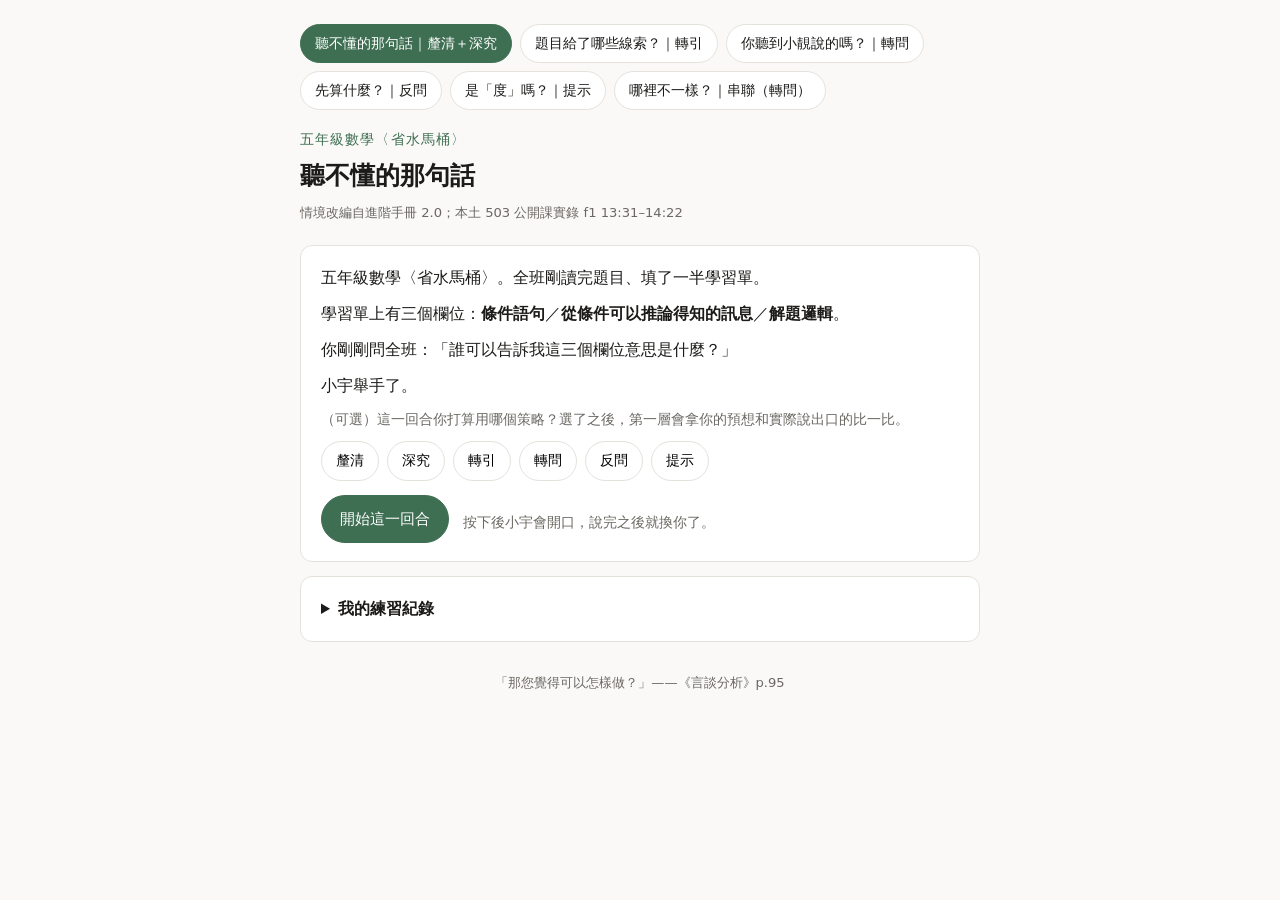
<file: public/index.html>
<!doctype html>
<html lang="zh-Hant">
<head>
<meta charset="utf-8">
<meta name="viewport" content="width=device-width,initial-scale=1">
<title>理答練功</title>
<link rel="stylesheet" href="app.css">
</head>
<body>
<main class="wrap" id="app">

  <nav class="chips picker" id="cardPicker" aria-label="選擇情境卡"></nav>

  <header class="top">
    <div class="eyebrow" id="cardSubject"></div>
    <h1 id="cardTitle"></h1>
    <p class="src" id="cardSource"></p>
  </header>

  <!-- 一、前情 -->
  <section class="panel" id="secIntro">
    <div class="intro" id="introText"></div>
    <div class="actions">
      <button class="btn primary" id="btnStart">開始這一回合</button>
      <span class="hint" id="startHint"></span>
    </div>
    <p class="err" id="micErr" hidden></p>
  </section>

  <!-- 二、學生發話 -->
  <section class="panel" id="secOpening" hidden>
    <div class="speaker" id="openingSpeaker"></div>
    <div class="line" id="openingText"></div>
    <div class="playing" id="openingPlaying"></div>
  </section>

  <!-- 三、老師回合 -->
  <section class="panel teacher" id="secTeacher" hidden>
    <div class="turn-label">換你了。</div>
    <div class="elapsed"><span id="elapsed">0</span> 秒</div>
    <div class="rec-row">
      <button class="btn stop" id="btnStop"><span class="dot"></span>說完了，停止</button>
      <p class="redline" id="redline"></p>
    </div>
    <p class="hint">不說話也可以。錄音不會因為安靜而自動停止，只有你按下停止才會結束。</p>
  </section>

  <!-- 四、處理中 -->
  <section class="panel" id="secBusy" hidden>
    <div class="busy" id="busyText">正在轉成文字……</div>
  </section>

  <!-- 手動模擬（?mock=1，本機沒有後端時用） -->
  <section class="panel mock" id="secMock" hidden>
    <div class="turn-label">模擬判定（?mock=1）</div>
    <p class="hint">後端未部署時用這個面板代替 Whisper＋Gemini。等待秒數與靜音閘門仍是真的。</p>
    <label>老師原話<br><input id="mockText" placeholder="你剛才說了什麼？"></label>
    <div class="chips" id="mockChips"></div>
    <label><input type="checkbox" id="mockGives"> gives_answer</label>
    <label><input type="checkbox" id="mockEval"> is_evaluative</label>
    <label><input type="checkbox" id="mockLow"> confidence &lt; 0.5</label>
  </section>

  <!-- 五、回饋 -->
  <section id="secResult" hidden>

    <div class="panel wait-fb" id="waitFb"></div>

    <div class="panel layer layer1">
      <div class="layer-tag">第一層　策略辨識</div>
      <div id="l1"></div>
    </div>

    <div class="panel layer layer2" id="layer2">
      <div class="layer-tag">第二層　接下來發生的事</div>
      <div class="speaker" id="l2Speaker"></div>
      <div class="line" id="l2Text"></div>
      <div class="consequence" id="l2Cons"></div>
      <div class="actions">
        <button class="btn ghost" id="btnReplay">再聽一次</button>
        <button class="btn" id="btnContrast">聽聽看另一條路</button>
      </div>
      <div class="contrast" id="contrast" hidden>
        <div class="contrast-head" id="contrastHead"></div>
        <div class="speaker" id="cSpeaker"></div>
        <div class="line" id="cText"></div>
        <div class="consequence" id="cCons"></div>
      </div>
    </div>

    <div class="actions center">
      <button class="btn primary" id="btnAgain">再練一次</button>
    </div>
  </section>

  <!-- 六、練習紀錄 -->
  <section class="panel log" id="secLog">
    <details>
      <summary>我的練習紀錄 <span class="count" id="logCount"></span></summary>
      <div id="logStats"></div>
      <div class="actions">
        <button class="btn ghost" id="btnExport">匯出 JSON</button>
        <button class="btn ghost danger" id="btnClear">清除紀錄</button>
      </div>
      <p class="hint">紀錄只存在這台裝置的瀏覽器裡（localStorage），只有判定結果，沒有錄音、沒有逐字文字。</p>
    </details>
  </section>

  <footer class="foot" id="closing"></footer>
</main>

<script src="config.js"></script>
<script src="app.js"></script>
</body>
</html>
</file>
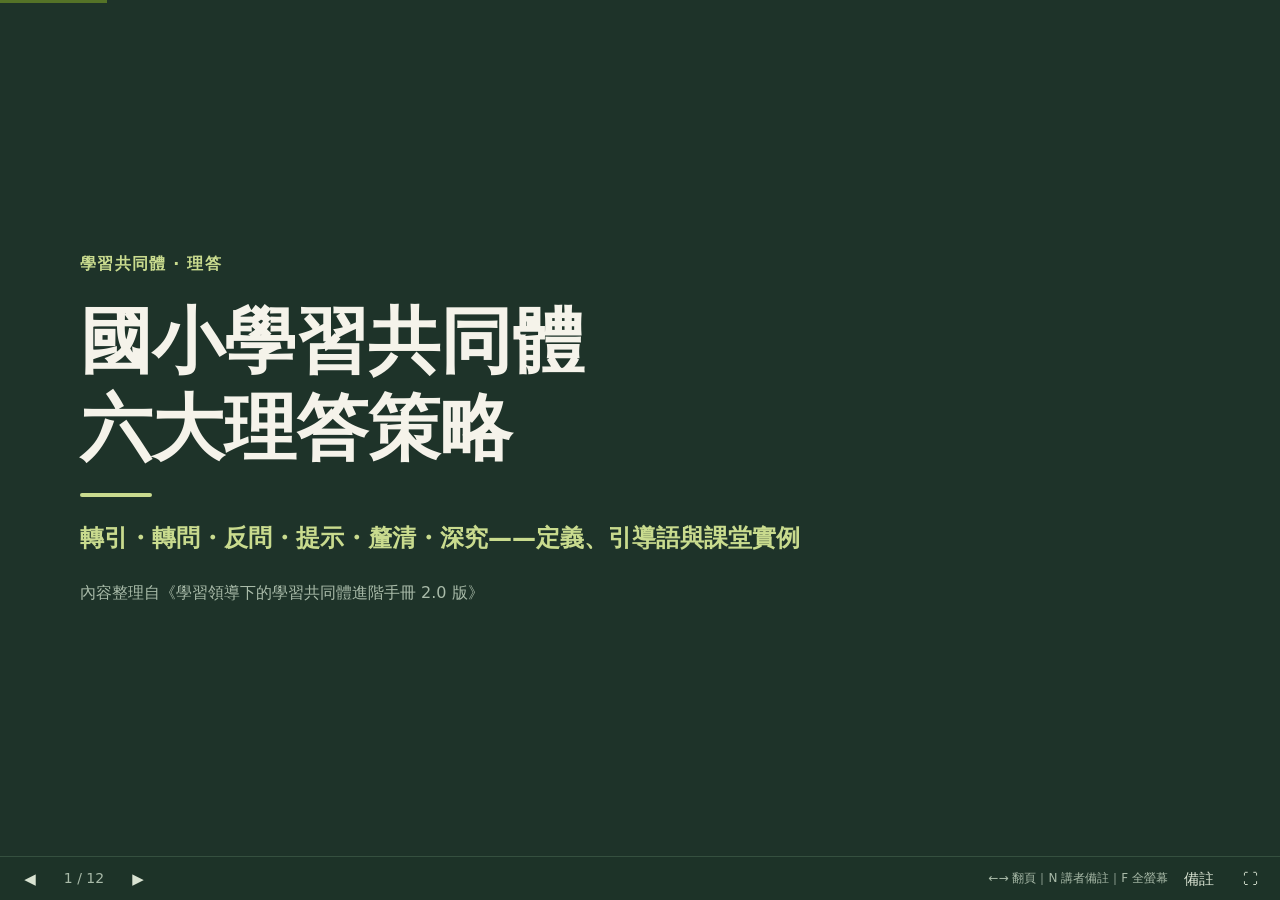
<file: slides/index.html>
<!doctype html>
<html lang="zh-Hant">
<head>
<meta charset="utf-8">
<meta name="viewport" content="width=device-width,initial-scale=1,viewport-fit=cover">
<title>六大理答策略</title>
<meta name="description" content="國小學習共同體六大理答策略：轉引・轉問・反問・提示・釐清・深究——定義、引導語與課堂實例。內容整理自《學習領導下的學習共同體進階手冊 2.0 版》。">
<style>
:root{
  --ink:#1E3329; --ink2:#2A4638; --green:#557327; --text:#43524A; --muted:#6B7A70;
  --tag:#8A4B16; --cream:#F5F3EA; --card:#FBFAF5; --pale:#E9EEE0; --arrow:#9DB07E;
  --lime:#C9DB8E; --mist:#D9E3D2; --sage:#A9BBA9; --line:#DCD8C8;
  --pad-x:clamp(20px,5vw,72px); --pad-y:clamp(20px,4.5vh,56px);
}
*{box-sizing:border-box;margin:0;padding:0}
html,body{height:100%;background:var(--ink)}
body{font-family:"Microsoft JhengHei","PingFang TC","Noto Sans TC","Heiti TC",system-ui,sans-serif;
  color:var(--text);line-height:1.6;-webkit-font-smoothing:antialiased;overflow:hidden}

/* ---------- 投影片框架 ---------- */
.deck{position:fixed;inset:0}
.slide{position:absolute;inset:0;display:flex;flex-direction:column;background:var(--cream);
  padding:var(--pad-y) var(--pad-x) calc(var(--pad-y) + 44px);overflow-y:auto;overscroll-behavior:contain;
  opacity:0;visibility:hidden;transform:translateX(24px);transition:opacity .35s ease,transform .35s ease,visibility 0s .35s}
.slide.on{opacity:1;visibility:visible;transform:none;transition:opacity .35s ease,transform .35s ease}
.slide.back{transform:translateX(-24px)}
.slide>.inner{width:100%;max-width:1120px;margin:auto;display:flex;flex-direction:column;gap:clamp(14px,2.4vh,26px)}
.slide.dark{background:var(--ink);color:var(--mist)}
.slide.pale{background:var(--pale)}

.eyebrow{font-size:clamp(13px,1.3vw,16px);font-weight:700;color:var(--green);letter-spacing:.08em}
.dark .eyebrow{color:var(--lime)}
h1{font-size:clamp(36px,6.2vw,72px);line-height:1.2;font-weight:800;color:var(--cream)}
h2{font-size:clamp(26px,3.6vw,44px);line-height:1.25;font-weight:800;color:var(--ink)}
.dark h2{color:var(--cream)}
.lead{font-size:clamp(16px,1.7vw,21px);color:var(--text)}
.dark .lead{color:var(--mist)}
.foot{font-size:clamp(12px,1.1vw,14px);color:var(--muted);border-top:1px solid var(--line);padding-top:10px;margin-top:auto}
.dark .foot{color:var(--sage);border-color:#35503f}

.card{background:var(--card);border-radius:14px;padding:clamp(16px,2.2vw,28px);box-shadow:0 1px 0 rgba(30,51,41,.06),0 6px 20px -12px rgba(30,51,41,.25)}
.grid{display:grid;gap:clamp(12px,1.8vw,22px)}
.g2{grid-template-columns:repeat(2,minmax(0,1fr))}
.g3{grid-template-columns:repeat(3,minmax(0,1fr))}

/* ---------- 1 封面 ---------- */
.cover .inner{gap:clamp(12px,2.5vh,22px)}
.cover .sub{font-size:clamp(16px,2vw,24px);color:var(--lime);font-weight:700}
.cover .rule{width:72px;height:4px;background:var(--lime);border-radius:2px}
.cover .src{font-size:clamp(13px,1.3vw,16px);color:var(--sage)}

/* ---------- 2 流程 ---------- */
.flow{display:flex;align-items:stretch;gap:10px}
.flow .step{flex:1;display:flex;align-items:center;justify-content:center;min-height:64px;border-radius:10px;
  background:var(--pale);font-weight:800;font-size:clamp(16px,1.9vw,22px);color:var(--ink)}
.flow .step.hi{background:var(--ink);color:var(--cream)}
.flow .arr{align-self:center;width:0;height:0;border-top:9px solid transparent;border-bottom:9px solid transparent;border-left:14px solid var(--arrow)}
.do h3{font-size:clamp(20px,2.2vw,26px);color:var(--ink);margin-bottom:6px}
.do h3.no{color:var(--tag)}
.do p{font-size:clamp(15px,1.6vw,19px)}

/* ---------- 3 六策略一覽 ---------- */
.s6 .card{display:flex;flex-direction:column;gap:6px}
.s6 .hd{display:flex;align-items:center;gap:14px}
.num{flex:none;width:38px;height:38px;border-radius:50%;background:var(--green);color:#fff;font-weight:800;
  display:flex;align-items:center;justify-content:center;font-size:18px}
.s6 .name{font-size:clamp(24px,2.6vw,32px);font-weight:800;color:var(--ink)}
.s6 .what{font-weight:700;color:var(--green);font-size:clamp(15px,1.5vw,18px)}
.s6 .how{font-size:clamp(14px,1.4vw,16px);color:var(--muted)}

/* ---------- 4–9 策略頁 ---------- */
.strat{display:grid;grid-template-columns:minmax(0,.72fr) minmax(0,1fr);gap:clamp(18px,3vw,40px);align-items:start}
.strat .left{display:flex;flex-direction:column;gap:12px}
.strat .big{font-size:clamp(44px,6vw,76px);font-weight:800;color:var(--ink);line-height:1.05}
.strat .link{font-size:clamp(16px,1.8vw,21px);font-weight:700;color:var(--green)}
.strat .def{font-size:clamp(15px,1.55vw,18px)}
.cue{background:var(--pale);border-radius:10px;padding:14px 18px;font-size:clamp(15px,1.5vw,18px);color:var(--ink)}
.cue b{color:var(--green)}
.chips{display:grid;grid-template-columns:1fr 1fr;gap:8px}
.chips span{background:var(--pale);border-radius:8px;padding:9px 12px;font-size:clamp(14px,1.4vw,16px)}
.chips b{color:var(--ink);margin-right:.5em}
.case .ctx{font-weight:700;color:var(--green);font-size:clamp(14px,1.4vw,16px);margin-bottom:12px;padding-bottom:10px;border-bottom:1px solid var(--line)}
.dlg{display:grid;grid-template-columns:auto minmax(0,1fr);gap:10px 14px;font-size:clamp(14.5px,1.45vw,17px)}
.who{font-weight:800;white-space:nowrap;padding:1px 9px;border-radius:6px;height:fit-content;font-size:.9em}
.who.t{background:var(--ink);color:var(--cream)}
.who.s{background:var(--mist);color:var(--ink)}
.dlg .act{grid-column:2;color:var(--muted);font-style:normal}
.dlg .t+div{color:var(--ink)}
.mark{color:var(--tag);font-weight:700}
.moral{margin-top:14px;padding-top:12px;border-top:1px solid var(--line);font-weight:700;color:var(--ink);font-size:clamp(15px,1.5vw,18px)}

/* ---------- 10 易混淆 ---------- */
.vs .card{display:flex;flex-direction:column;gap:8px}
.vs h3{font-size:clamp(20px,2.3vw,28px);color:var(--ink)}
.vs .key{font-weight:700;color:var(--green);font-size:clamp(14px,1.45vw,17px)}
.vs p{font-size:clamp(14.5px,1.45vw,17px)}
.vs p b{color:var(--ink)}

/* ---------- 11 練功房 ---------- */
.url{display:block;background:var(--cream);color:var(--ink);border-radius:12px;padding:clamp(14px,2.2vw,24px);
  text-align:center;font-weight:800;font-size:clamp(20px,3.2vw,40px);text-decoration:none;word-break:break-all}
.url:hover{background:#fff}
.steps .card{background:var(--ink2);box-shadow:none;color:var(--mist)}
.steps b{display:block;color:var(--lime);font-size:clamp(20px,2.2vw,26px);margin-bottom:4px}

/* ---------- 12 收尾 ---------- */
.quote{font-size:clamp(28px,4.4vw,54px);font-weight:800;color:var(--ink);line-height:1.35}
.quote span{color:var(--green)}

/* ---------- 導覽 ---------- */
.bar{position:fixed;left:0;right:0;bottom:0;height:44px;display:flex;align-items:center;gap:6px;
  padding:0 max(10px,env(safe-area-inset-right)) env(safe-area-inset-bottom) max(10px,env(safe-area-inset-left));
  background:rgba(245,243,234,.92);backdrop-filter:blur(6px);border-top:1px solid var(--line);z-index:10;transition:background .3s}
.bar.dk{background:rgba(30,51,41,.92);border-color:#35503f}
.bar button{font:inherit;border:0;background:transparent;color:var(--ink);cursor:pointer;min-width:40px;height:34px;
  border-radius:8px;font-size:15px;padding:0 10px}
.bar.dk button{color:var(--mist)}
.bar button:hover{background:rgba(85,115,39,.14)}
.bar button:focus-visible{outline:2px solid var(--green);outline-offset:1px}
.bar .count{font-variant-numeric:tabular-nums;font-size:14px;color:var(--muted);min-width:56px;text-align:center}
.bar.dk .count{color:var(--sage)}
.bar .sp{flex:1}
.prog{position:fixed;left:0;top:0;height:3px;background:var(--green);z-index:11;transition:width .35s ease}
.notes{position:fixed;left:0;right:0;bottom:44px;max-height:38vh;overflow:auto;background:#fffdf6;color:var(--text);
  border-top:2px solid var(--green);padding:14px var(--pad-x);font-size:clamp(14px,1.4vw,16px);z-index:9;
  box-shadow:0 -10px 30px -16px rgba(0,0,0,.35);display:none}
.notes.on{display:block}
.notes b{color:var(--green);margin-right:.5em}
.help{font-size:12px;color:var(--muted)}
.bar.dk .help{color:var(--sage)}

/* ---------- 窄螢幕 ---------- */
@media (max-width:860px){
  .strat{grid-template-columns:1fr}
  .g3{grid-template-columns:1fr 1fr}
  .vs.g3{grid-template-columns:1fr}
}
@media (max-width:620px){
  .g2,.g3{grid-template-columns:1fr}
  .flow{flex-direction:column}
  .flow .arr{border-left:9px solid transparent;border-right:9px solid transparent;border-top:12px solid var(--arrow);border-bottom:0}
  .flow .step{min-height:48px}
  .s6.g3{grid-template-columns:1fr 1fr}
  .s6 .how{display:none}
  .help{display:none}
}
@media (max-width:380px){ .s6.g3{grid-template-columns:1fr} .s6 .how{display:block} }
@media (prefers-reduced-motion:reduce){ .slide,.prog{transition:none!important;transform:none!important} }

/* ---------- 列印：每頁一張 ---------- */
@media print{
  @page{size:16in 9in;margin:0}
  html,body{height:auto;overflow:visible;background:#fff}
  .deck{position:static}
  .slide{position:relative;opacity:1;visibility:visible;transform:none;height:9in;page-break-after:always;overflow:hidden}
  .bar,.prog,.notes{display:none!important}
}
</style>
</head>
<body>
<div class="prog" id="prog"></div>
<main class="deck" id="deck">

<!-- 1 -->
<section class="slide dark cover" data-notes="這份簡報整理進階手冊 2.0 對「理答」的定義與六大策略，每個策略都附一段國小課堂實例。最後一頁可以直接到理答練功房開口練習。">
  <div class="inner">
    <div class="eyebrow">學習共同體 · 理答</div>
    <h1>國小學習共同體<br>六大理答策略</h1>
    <div class="rule"></div>
    <p class="sub">轉引・轉問・反問・提示・釐清・深究——定義、引導語與課堂實例</p>
    <p class="src">內容整理自《學習領導下的學習共同體進階手冊 2.0 版》</p>
  </div>
</section>

<!-- 2 -->
<section class="slide" data-notes="手冊把有效提問拆成四要項，理答是最後一步。重點在「串聯」：不是老師接住答案然後評分，而是把答案交出去，讓它跟別人的想法、跟教材連起來。手冊的說法是把教學從平面提升為師、生、教材、活動之間對話的 4D 立體空間。">
  <div class="inner">
    <div class="eyebrow">理答是什麼</div>
    <h2>理答的本質，是串聯</h2>
    <p class="lead">理答＝教師在學生提出答案或作答之後的處理方式，是引導學生探究與對話的關鍵一環。</p>
    <div class="flow" aria-label="提問四要項">
      <div class="step">問題編製</div><i class="arr"></i>
      <div class="step">提問</div><i class="arr"></i>
      <div class="step">候答</div><i class="arr"></i>
      <div class="step hi">理答</div>
    </div>
    <div class="grid g2 do">
      <div class="card"><h3 class="no">避免</h3><p>用「很好！」「對！」這類簡單評價，迅速把發言權收回老師手上。</p></div>
      <div class="card"><h3>要做</h3><p>穿針引線，把「師—生、生—生、生—教材」的思考編織在一起。</p></div>
    </div>
    <p class="foot">提問四要項：問題編製、提問、候答、理答｜進階手冊 2.0</p>
  </div>
</section>

<!-- 3 -->
<section class="slide" data-notes="六個策略的差別，可以先抓「串聯了誰」：轉引串起多位學生的不同想法，轉問串起學生與學生，反問串起學生與自己，提示串起舊經驗，釐清串起老師與學生，深究則是對同一位學生往下挖深。">
  <div class="inner">
    <h2>六大理答策略一覽</h2>
    <div class="grid g3 s6">
      <a class="card" href="#4" style="text-decoration:none;color:inherit"><div class="hd"><span class="num">1</span><span class="name">轉引</span></div><div class="what">串聯學生不同的思考</div><div class="how">收集多元視點，先不評判</div></a>
      <a class="card" href="#5" style="text-decoration:none;color:inherit"><div class="hd"><span class="num">2</span><span class="name">轉問</span></div><div class="what">串聯學生與學生</div><div class="how">把問題交給其他同學</div></a>
      <a class="card" href="#6" style="text-decoration:none;color:inherit"><div class="hd"><span class="num">3</span><span class="name">反問</span></div><div class="what">串聯學生與自己</div><div class="how">把問題還給提問的人</div></a>
      <a class="card" href="#7" style="text-decoration:none;color:inherit"><div class="hd"><span class="num">4</span><span class="name">提示</span></div><div class="what">串聯舊經驗</div><div class="how">給線索，不給答案</div></a>
      <a class="card" href="#8" style="text-decoration:none;color:inherit"><div class="hd"><span class="num">5</span><span class="name">釐清</span></div><div class="what">串聯教師與學生</div><div class="how">把模糊的話說得精確</div></a>
      <a class="card" href="#9" style="text-decoration:none;color:inherit"><div class="hd"><span class="num">6</span><span class="name">深究</span></div><div class="what">串聯與深化教材</div><div class="how">對同一人層層追問</div></a>
    </div>
    <p class="foot">接下來六頁，每個策略一頁：定義、常用引導語、國小課例</p>
  </div>
</section>

<!-- 4 轉引 -->
<section class="slide" data-notes="關鍵在老師的兩次回應都只「命名」學生的觀點，不下評價，然後繼續收集。三種視點累積起來之後，老師才拋出更深的問題，讓全班帶著不同角度去討論阿權複雜的心理。">
  <div class="inner">
    <div class="strat">
      <div class="left">
        <div class="eyebrow">策略一 · 高原策略</div>
        <div class="big">轉引</div>
        <div class="link">串聯學生不同的思考</div>
        <p class="def">拋出開放性問題，連續請至少 3 位學生發表不同意見，過程中不急著評「對、錯、好、壞」。累積多樣的視點、形成思考的高原後，再提出更深一層的問題。</p>
        <div class="cue"><b>引導語</b><br>「還有沒有其他想法？」<br>「我們多了一個＿＿的角度。」</div>
      </div>
      <div class="card case">
        <div class="ctx">國小四年級國語｜《小狐狸阿權》第六場面</div>
        <div class="dlg">
          <span class="who t">師</span><div>阿權為什麼每天都要偷偷送栗子和松茸給兵十？</div>
          <span class="who s">生 A</span><div>他之前偷走兵十要給生病媽媽吃的魚，想要彌補。</div>
          <span class="who t">師</span><div>小敏覺得是「彌補歉疚」。還有沒有其他想法？</div>
          <span class="who s">生 B</span><div>兵十現在也孤單一個人，阿權覺得同病相憐。</div>
          <span class="who t">師</span><div>我們多了一個「孤單共鳴」的角度。還有沒有不同的原因？</div>
          <span class="who s">生 C</span><div>他覺得自己是壞狐狸，怕兵十更討厭他。</div>
          <span class="who t">師</span><div><span class="mark">【拋出深層問題】</span>既然阿權這麼渴望被原諒，為什麼到最後都不敢現身？</div>
        </div>
      </div>
    </div>
    <p class="foot">理答六策略 · 01 / 06</p>
  </div>
</section>

<!-- 5 轉問 -->
<section class="slide" data-notes="老師沒有自己回答小齊的疑惑，而是把問題交給小安。答案由同學說出來之後，老師再用一個問句把它串回「分數要看整體」這個概念。">
  <div class="inner">
    <div class="strat">
      <div class="left">
        <div class="eyebrow">策略二</div>
        <div class="big">轉問</div>
        <div class="link">串聯學生與學生之間的思考</div>
        <p class="def">學生回應後，老師不直接回饋，而是請其他同學表達意見；學生主動發問時，把問題轉拋給其他同學，讓生生之間直接對話與探究。</p>
        <div class="cue"><b>引導語</b><br>「○○，你對剛才小華的發言有不同的想法嗎？」</div>
      </div>
      <div class="card case">
        <div class="ctx">國小三年級數學｜〈分數的初步認識〉</div>
        <div class="dlg">
          <span class="who s">生 D</span><div>老師，大偉分到的 1/2 張披薩比我的 1/2 還大，這不公平！同樣是 1/2，為什麼大小不一樣？</div>
          <span class="who t">師</span><div>小安，你對剛才小齊的問題，看法是什麼？你覺得為什麼會這樣？</div>
          <span class="who s">生 E</span><div>因為他們原本拿的披薩就不一樣大！超級大披薩的一半，當然比個人小披薩的一半大啊！</div>
          <span class="who t">師</span><div><span class="mark">【串聯】</span>所以我們講分數「幾分之幾」的時候，不能只看那個分數，還要先注意什麼前提？</div>
        </div>
      </div>
    </div>
    <p class="foot">理答六策略 · 02 / 06</p>
  </div>
</section>

<!-- 6 反問 -->
<section class="slide" data-notes="學生問的是一個很好的問題，老師最省事的做法是直接解釋。但老師選擇把問題丟回去，並且用學生自己的經驗當鷹架。最後的領悟是從學生嘴裡說出來的。">
  <div class="inner">
    <div class="strat">
      <div class="left">
        <div class="eyebrow">策略三 · 反思策略</div>
        <div class="big">反問</div>
        <div class="link">串聯學生與自己的思考</div>
        <p class="def">學生主動向老師發問時，老師不直接提供答案，而是反問提問的學生，促使他對自己的疑問進行省察與自我探究。</p>
        <div class="cue"><b>引導語</b><br>「你自己的看法呢？」<br>「你想要如何解決？」</div>
      </div>
      <div class="card case">
        <div class="ctx">國小六年級國語｜林良〈不要怕失敗〉</div>
        <div class="dlg">
          <span class="who s">生 F</span><div>課文說樂觀進取的人「希望失敗的經驗越多越好」。可是失敗明明讓人很傷心，這不是很奇怪嗎？</div>
          <span class="who t">師</span><div>那回想一下你自己的經驗呢？上次數學考壞了，考壞之後你發現了什麼？沒有那次考壞，你會知道自己記錯乘法嗎？</div>
          <span class="who s">生 F</span><div>考壞後，我才發現一直記錯 7×8，才趕快改過來。失敗好像真的讓我發現自己不懂的地方。</div>
        </div>
        <p class="moral">答案是學生自己找到的——老師只是把問題還給他。</p>
      </div>
    </div>
    <p class="foot">理答六策略 · 03 / 06</p>
  </div>
</section>

<!-- 7 提示 -->
<section class="slide" data-notes="提示的難處在份量：給太多就是講答案，給太少學生繼續卡。這個例子老師只給了兩個關鍵詞，證明的動作仍然由學生自己完成。">
  <div class="inner">
    <div class="strat">
      <div class="left">
        <div class="eyebrow">策略四 · 搭建鷹架</div>
        <div class="big">提示</div>
        <div class="link">串聯舊經驗</div>
        <p class="def">學生遇到高難度問題卡關、答不出，或小組陷入迷思時，老師不急著公布解答，而是給予和舊經驗、手邊工具或直觀操作相關的暗示。</p>
        <div class="cue"><b>引導語</b><br>「這和我們之前學過的＿＿有沒有關係？」</div>
      </div>
      <div class="card case">
        <div class="ctx">國小五年級數學｜〈多邊形內角和〉</div>
        <div class="dlg">
          <span class="who t">師</span><div>三角形三個內角加起來，為什麼一定是 180 度？我們要怎麼向別人證明？</div>
          <div class="act">（全班想了整整 5 分鐘，面面相覷）</div>
          <span class="who t">師</span><div>這和我們之前學過的「平角」有沒有關係？如果用抽屜裡的彩紙、剪刀和量角器實作看看，可以怎麼做？</div>
          <span class="who s">生 G</span><div class="act" style="grid-column:auto">（剪下三角形底邊的兩個角，貼在頂角兩側，拼成一個平角）</div>
        </div>
        <p class="moral">兩個線索：一個舊經驗（平角），一個動手的許可（工具）。</p>
      </div>
    </div>
    <p class="foot">理答六策略 · 04 / 06</p>
  </div>
</section>

<!-- 8 釐清 -->
<section class="slide" data-notes="學生的描述有畫面但不精確。老師用「所以你的話表示……對不對？」重述並確認，最後由學生自己說「對」並補上理由。可以和大家討論：老師重述時加進了學生沒說過的站名與路線名，這一步的份量怎麼拿捏？">
  <div class="inner">
    <div class="strat">
      <div class="left">
        <div class="eyebrow">策略五</div>
        <div class="big">釐清</div>
        <div class="link">串聯教師與學生之間的思考</div>
        <p class="def">學生的表達模糊、斷續或不精確時，老師給予重述、澄清與確認，幫學生釐清自己的想法，並引向更具體、更精細的思考。</p>
        <div class="cue"><b>引導語</b><br>「所以你的話表示……」<br>「換句話說……對不對？」</div>
      </div>
      <div class="card case">
        <div class="ctx">國小四年級社會｜〈家鄉的交通工具〉</div>
        <div class="dlg">
          <span class="who s">生 H</span><div>要從學校去木柵動物園，就是先坐門口那台紅色的大公車，坐很久，再換那個咖啡色的捷運就會到了。</div>
          <span class="who t">師</span><div>所以你的話表示：我們要先搭學校門口的「幹線公車」到科技大樓站，再轉乘「文湖線捷運」，對不對？</div>
          <span class="who s">生 H</span><div>對！捷運圖上文湖線真的是咖啡色的，那台公車真的很紅！</div>
        </div>
        <p class="moral">把「紅色大公車」「咖啡色捷運」這些直觀語言，轉成全班共用的精確說法。</p>
      </div>
    </div>
    <p class="foot">理答六策略 · 05 / 06</p>
  </div>
</section>

<!-- 9 深究 -->
<section class="slide" data-notes="同一位學生被追問三次，每次都往前推一格：從「保護地球」這種大話，推到具體的海龜、推到現實的顧慮、再推到兩難的取捨。原課例最後學生提出「以價制量＋補助研發可分解環保袋」的方案。">
  <div class="inner">
    <div class="strat">
      <div class="left">
        <div class="eyebrow">策略六 · 尖峰策略</div>
        <div class="big">深究</div>
        <div class="link">串聯與深化教材之學習</div>
        <p class="def">針對同一位學生，陸續提出環環相扣、層層遞進的追問，把學習推向尖峰。</p>
        <div class="chips">
          <span><b>延伸</b>補充理由</span><span><b>證實</b>依據、例子</span>
          <span><b>比較</b>與他人意見對照</span><span><b>綜合</b>總結討論結果</span>
        </div>
      </div>
      <div class="card case">
        <div class="ctx">國小六年級自然｜〈全球暖化與生態保護〉</div>
        <div class="dlg">
          <span class="who t">師</span><div>小毅，你覺得為什麼要減少使用一次性塑膠袋？</div>
          <span class="who s">生 I</span><div>可以減少垃圾，保護地球。</div>
          <span class="who t">師</span><div><span class="mark">【延伸】</span>塑膠袋變多，會對海裡的海龜造成什麼具體危害？</div>
          <span class="who s">生 I</span><div>海龜會把塑膠袋當成水母吃下去，消化不了就餓死了。</div>
          <span class="who t">師</span><div><span class="mark">【證實】</span>傷害這麼大，為什麼還是不停生產？人們的顧慮是什麼？</div>
          <span class="who s">生 I</span><div>因為便宜又方便，突然不准用，商家會覺得生意變差。</div>
          <span class="who t">師</span><div><span class="mark">【比較與綜合】</span>如果你是市長，怎麼在「生態保護」和「生活便利」之間找到平衡？</div>
        </div>
      </div>
    </div>
    <p class="foot">理答六策略 · 06 / 06</p>
  </div>
</section>

<!-- 10 易混淆 -->
<section class="slide pale" data-notes="這三組是實際練習時最常混的。釐清與深究的分界最重要：「再說一次」是釐清；「換一種方式再說一次」「不要用算式再說一次」要的是新的東西，屬於深究。提示與代答的分界則在老師有沒有把答案內容講出來。">
  <div class="inner">
    <h2>三組容易混淆的理答</h2>
    <div class="grid g3 vs">
      <div class="card"><h3>轉引 vs 轉問</h3><div class="key">看「話交給誰、交出去做什麼」</div>
        <p><b>轉引：</b>同一個問題，收集多位學生的不同想法，先不評判。</p>
        <p><b>轉問：</b>把某位學生的發言或疑問，交給另一位同學回應。</p></div>
      <div class="card"><h3>釐清 vs 深究</h3><div class="key">看「要的是什麼」</div>
        <p><b>釐清：</b>要同一份內容說得更清楚。「再說一次。」</p>
        <p><b>深究：</b>要多出來的內容——理由、依據、比較。「為什麼？」</p></div>
      <div class="card"><h3>提示 vs 代答</h3><div class="key">看「最後一步是誰走的」</div>
        <p><b>提示：</b>給線索，縮短距離，最後一步留給學生。</p>
        <p>老師把答案說完、學生只需說「對」——那已經是<b>代答</b>了。</p></div>
    </div>
    <p class="foot">分辨的關鍵：同一句話，換一個對象、換一個時間點，可能就換了策略</p>
  </div>
</section>

<!-- 11 練功房 -->
<section class="slide dark" data-notes="網站上有多張情境卡，上方選卡列可切換：釐清＋深究、轉引、轉問、反問、提示，以及串聯。學生講到一半、講完或講錯時，你的下一句會決定接下來發生什麼。系統只辨識你用了哪個策略，不替你的選擇打分數；每一條路都會播出學生的回應，並提供另一條路的對照。練習紀錄只存在自己的瀏覽器裡。">
  <div class="inner">
    <div class="eyebrow">動手練</div>
    <h2>理答練功房：說出你的下一句</h2>
    <p class="lead">面對一段五年級數學課堂情境，戴上耳機、對著麥克風說出你的理答。系統辨識你用了哪個策略，並播放學生接下來的回應。</p>
    <a class="url" href="https://slc-answering.web.app" target="_blank" rel="noopener">https://slc-answering.web.app</a>
    <div class="grid g3 steps">
      <div class="card"><b>① 聽</b>學生說了一句還沒講完的話</div>
      <div class="card"><b>② 說</b>說出你的理答，或選擇等待</div>
      <div class="card"><b>③ 對照</b>聽聽另一種理答會走到哪裡</div>
    </div>
    <p class="foot">錄音只用來轉成文字，轉完立刻刪除，不會存到任何地方｜建議使用 Chrome，並允許麥克風</p>
  </div>
</section>

<!-- 12 收尾 -->
<section class="slide" data-notes="收尾時可以邀請大家回到練功房實際說一次。讀過策略跟說得出口是兩回事，理答要練到變成肌肉記憶。">
  <div class="inner">
    <div class="eyebrow">最後</div>
    <p class="quote">理答不是替學生把話說完，<br><span>而是把思考交還給學生。</span></p>
    <p class="lead">轉引、轉問、反問、提示、釐清、深究——六種方法，做的都是同一件事：串聯。</p>
    <p class="foot">資料來源：《學習領導下的學習共同體進階手冊 2.0 版》｜練習：slc-answering.web.app</p>
  </div>
</section>

</main>

<aside class="notes" id="notes" aria-live="polite"></aside>
<nav class="bar" id="bar" aria-label="簡報導覽">
  <button id="prev" aria-label="上一頁">◀</button>
  <span class="count" id="count">1 / 12</span>
  <button id="next" aria-label="下一頁">▶</button>
  <span class="sp"></span>
  <span class="help">←→ 翻頁｜N 講者備註｜F 全螢幕</span>
  <button id="btnNotes" aria-pressed="false">備註</button>
  <button id="btnFull" aria-label="全螢幕">⛶</button>
</nav>

<script>
(function(){
  var slides=[].slice.call(document.querySelectorAll(".slide"));
  var n=slides.length, cur=0;
  var $=function(id){return document.getElementById(id)};
  var notes=$("notes"), bar=$("bar");
  var notesOn=false;
  try{notesOn=localStorage.getItem("slc-deck-notes")==="1"}catch(e){}

  function go(i,fromHash){
    i=Math.max(0,Math.min(n-1,i));
    slides.forEach(function(s,k){
      s.classList.toggle("on",k===i);
      s.classList.toggle("back",k<i);
      s.setAttribute("aria-hidden",k===i?"false":"true");
      s.inert = k!==i;
    });
    cur=i;
    slides[i].scrollTop=0;
    $("count").textContent=(i+1)+" / "+n;
    $("prog").style.width=((i+1)/n*100)+"%";
    bar.classList.toggle("dk",slides[i].classList.contains("dark"));
    notes.innerHTML="<b>講者備註</b>"+(slides[i].dataset.notes||"（無）");
    if(!fromHash) history.replaceState(null,"","#"+(i+1));
  }
  function setNotes(on){
    notesOn=on; notes.classList.toggle("on",on);
    $("btnNotes").setAttribute("aria-pressed",on?"true":"false");
    try{localStorage.setItem("slc-deck-notes",on?"1":"0")}catch(e){}
  }
  function full(){
    if(!document.fullscreenElement){ (document.documentElement.requestFullscreen||function(){}).call(document.documentElement); }
    else document.exitFullscreen();
  }

  $("prev").onclick=function(){go(cur-1)};
  $("next").onclick=function(){go(cur+1)};
  $("btnNotes").onclick=function(){setNotes(!notesOn)};
  $("btnFull").onclick=full;

  document.addEventListener("keydown",function(e){
    if(e.altKey||e.ctrlKey||e.metaKey) return;
    var k=e.key;
    if(k==="ArrowRight"||k==="PageDown"||(k===" "&&!e.shiftKey)){e.preventDefault();go(cur+1)}
    else if(k==="ArrowLeft"||k==="PageUp"||(k===" "&&e.shiftKey)){e.preventDefault();go(cur-1)}
    else if(k==="Home"){go(0)} else if(k==="End"){go(n-1)}
    else if(k==="n"||k==="N"){setNotes(!notesOn)}
    else if(k==="f"||k==="F"){full()}
  });

  // 觸控滑動：水平位移夠大且大於垂直位移才翻頁，不干擾頁內上下捲動
  var sx=0,sy=0;
  document.addEventListener("touchstart",function(e){sx=e.touches[0].clientX;sy=e.touches[0].clientY},{passive:true});
  document.addEventListener("touchend",function(e){
    var dx=e.changedTouches[0].clientX-sx, dy=e.changedTouches[0].clientY-sy;
    if(Math.abs(dx)>50&&Math.abs(dx)>Math.abs(dy)*1.5) go(cur+(dx<0?1:-1));
  },{passive:true});

  function fromHash(){ var h=parseInt(location.hash.slice(1),10); go(isNaN(h)?0:h-1,true); }
  window.addEventListener("hashchange",fromHash);
  setNotes(notesOn);
  fromHash();
})();
</script>
</body>
</html>
</file>
<file: public/app.css>
:root{
  --bg:#faf9f7;--fg:#1c1b19;--mut:#6b6863;--card:#fff;--line:#e5e2dc;
  --accent:#3f6f52;--accent-soft:#e6efe9;--rec:#b4423a;--rec-soft:#f7e6e4;
  --l1:#3b5b8a;--l1-soft:#e8eef7;--l2:#8a6a2f;--l2-soft:#f6efe1;
}
@media (prefers-color-scheme:dark){:root{
  --bg:#17181a;--fg:#e9e7e3;--mut:#9a968f;--card:#1f2124;--line:#33363a;
  --accent:#8fbfa2;--accent-soft:#233229;--rec:#e07b73;--rec-soft:#3a2523;
  --l1:#8fb0e0;--l1-soft:#22293a;--l2:#d4b070;--l2-soft:#332c1f;
}}
*{box-sizing:border-box}
html,body{margin:0;background:var(--bg);color:var(--fg)}
body{padding:24px 16px 60px;font-family:"Noto Sans TC","PingFang TC","Microsoft JhengHei",system-ui,sans-serif;line-height:1.75;font-size:16px}
.wrap{max-width:680px;margin:0 auto}
.top{margin-bottom:20px}
.eyebrow{color:var(--accent);font-size:.85rem;letter-spacing:.08em}
h1{font-size:1.55rem;margin:2px 0 4px;font-weight:700}
.src{color:var(--mut);font-size:.82rem;margin:0}
.panel{background:var(--card);border:1px solid var(--line);border-radius:12px;padding:18px 20px;margin-bottom:14px}
.intro p{margin:0 0 .5em}
.intro p:last-child{margin:0}
.hint{color:var(--mut);font-size:.85rem;margin:8px 0 0}
.err{color:var(--rec);font-size:.9rem}
.actions{display:flex;flex-wrap:wrap;gap:10px 14px;align-items:center;margin-top:14px}
.actions.center{justify-content:center;margin:22px 0 10px}
.btn{font:inherit;font-size:.95rem;padding:10px 18px;border-radius:999px;border:1px solid var(--line);background:var(--card);color:var(--fg);cursor:pointer}
.btn:hover{border-color:var(--accent)}
.btn.primary{background:var(--accent);border-color:var(--accent);color:#fff}
.btn.ghost{background:transparent}
.btn.danger{color:var(--rec)}
.btn[disabled]{opacity:.5;cursor:default}
.speaker{font-weight:700;color:var(--accent);font-size:.9rem;margin-bottom:2px}
.line{white-space:pre-line;font-size:1.15rem;line-height:1.9;padding-left:14px;border-left:3px solid var(--accent-soft)}
.playing{color:var(--mut);font-size:.85rem;margin-top:10px}

/* 老師回合：只顯示秒數，不做倒數、不做進度條 */
.teacher{border-color:var(--rec)}
.turn-label{font-weight:700;margin-bottom:6px}
.elapsed{font-size:2.4rem;font-variant-numeric:tabular-nums;color:var(--mut);margin:4px 0 10px}
.elapsed span{color:var(--fg)}
.rec-row{display:flex;flex-wrap:wrap;gap:10px 16px;align-items:center}
.btn.stop{background:var(--rec-soft);border-color:var(--rec);color:var(--rec);font-weight:700}
.dot{display:inline-block;width:10px;height:10px;border-radius:50%;background:var(--rec);margin-right:8px;animation:blink 1.2s infinite}
@keyframes blink{50%{opacity:.25}}
.redline{margin:0;font-size:.88rem;color:var(--rec);max-width:320px;line-height:1.5}
.busy{color:var(--mut)}
.busy::after{content:"";display:inline-block;width:1em;text-align:left;animation:dots 1.5s steps(4) infinite}
@keyframes dots{to{content:"..."}}

/* 兩層回饋：顏色、標籤、邊線都不同，視覺上分開 */
.wait-fb{background:var(--accent-soft);border-color:transparent}
.layer-tag{font-size:.78rem;letter-spacing:.1em;font-weight:700;margin-bottom:10px}
.layer1{border-left:5px solid var(--l1);background:var(--l1-soft)}
.layer1 .layer-tag{color:var(--l1)}
.layer2{border-left:5px solid var(--l2);background:var(--l2-soft)}
.layer2 .layer-tag{color:var(--l2)}
.layer2 .speaker{color:var(--l2)}
.layer2 .line{border-left-color:var(--l2)}
.verdict{font-size:1.2rem;font-weight:700;margin:0 0 6px}
.evidence{margin:0 0 6px}
.evidence q{font-weight:700}
.note{margin:0;color:var(--mut)}
.mismatch{margin-top:10px;padding-top:10px;border-top:1px dashed var(--line)}
.consequence{white-space:pre-line;margin-top:12px}
.contrast{margin-top:16px;padding-top:14px;border-top:1px dashed var(--l2)}
.contrast-head{font-size:.85rem;color:var(--mut);margin-bottom:6px}
.example{margin:12px 0;padding:10px 14px;background:var(--card);border-radius:8px}
.example div{margin:2px 0}
.example b{color:var(--l1);margin-right:.5em}

.chips{display:flex;flex-wrap:wrap;gap:8px;margin:10px 0}
.chip{font:inherit;font-size:.9rem;padding:6px 14px;border-radius:999px;border:1px solid var(--line);background:var(--card);cursor:pointer}
.chip.on{background:var(--accent);border-color:var(--accent);color:#fff}
.mock{border-style:dashed}
.mock label{display:block;margin:8px 0;font-size:.9rem}
.mock input[type=text],.mock input:not([type]){width:100%;font:inherit;padding:6px 10px;border:1px solid var(--line);border-radius:8px;background:var(--bg);color:var(--fg)}

.log summary{cursor:pointer;font-weight:700}
.count{color:var(--mut);font-weight:400;font-size:.9rem}
.stats{margin:10px 0 0;padding:0;list-style:none}
.stats li{display:flex;gap:10px;align-items:center;font-size:.92rem;margin:4px 0}
.stats .bar{height:8px;background:var(--accent);border-radius:4px;min-width:2px}
.stats .k{width:3.2em}
.stats .v{color:var(--mut)}
.foot{color:var(--mut);font-size:.82rem;text-align:center;margin-top:30px}
/* 選卡列 */
.picker{margin:0 0 18px}
.picker a.chip{text-decoration:none;color:inherit}
.picker a.chip.on{color:#fff;cursor:default}
</file>
